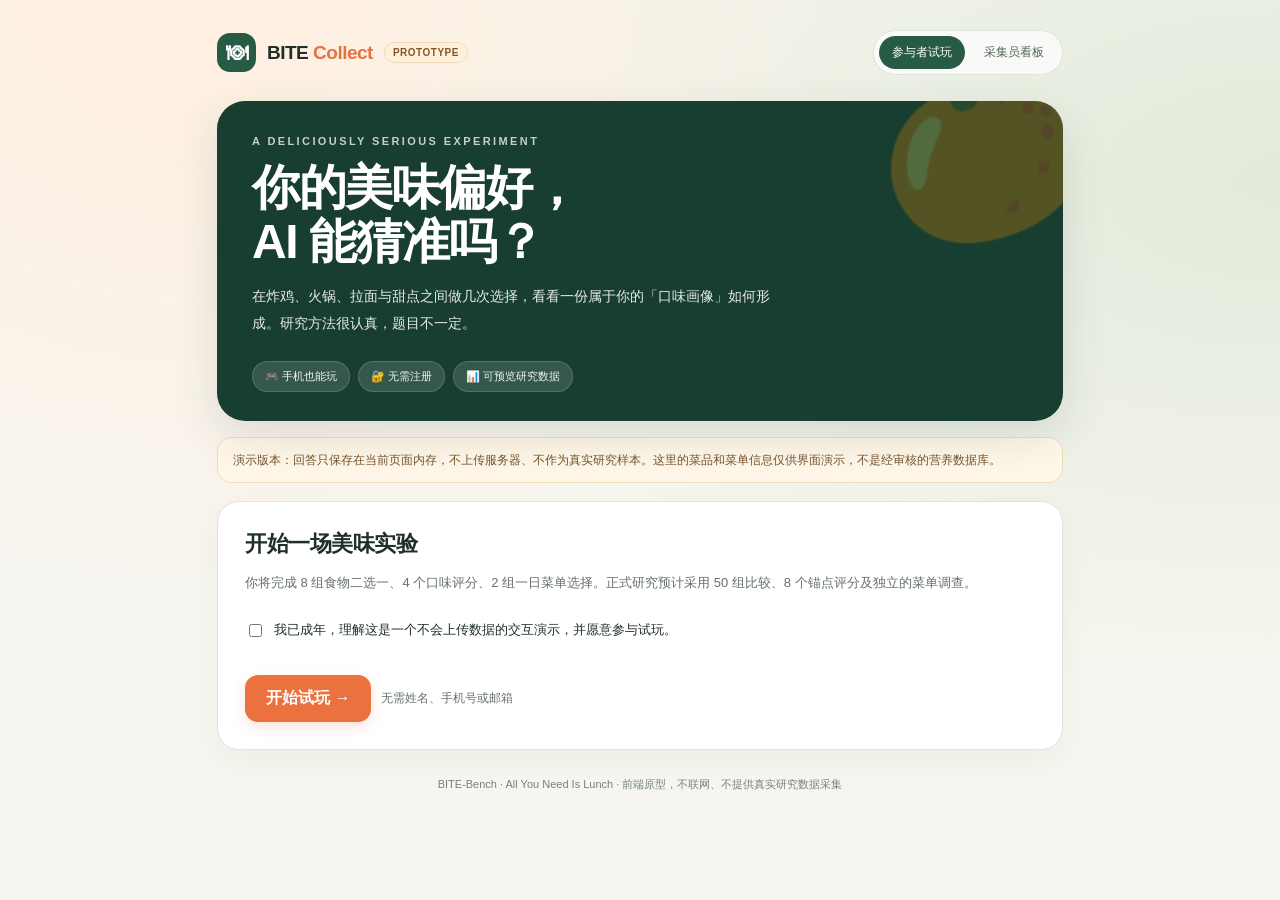
<file: bite_collect_preview/index.html>
<!doctype html>
<html lang="zh-CN">
<head>
<meta charset="utf-8" />
<meta name="viewport" content="width=device-width, initial-scale=1" />
<meta name="theme-color" content="#f8f7f1" />
<title>BITE Collect — 美味偏好小游戏（演示版）</title>
<style>
:root{color-scheme:light;--bg:#f7f5ef;--ink:#203028;--muted:#66716b;--line:#e0e5db;--orange:#eb713f;--green:#275b46;--lightgreen:#eaf1e7;--surface:#fff;--radius:22px}
*{box-sizing:border-box}body{font-family:Inter,-apple-system,BlinkMacSystemFont,"PingFang SC","Microsoft YaHei",Arial,sans-serif;background:radial-gradient(ellipse at 15% 0%,#ffefe0 0,transparent 45%),radial-gradient(ellipse at 100% 20%,#e2ebdb 0,transparent 50%),var(--bg);color:var(--ink);margin:0;min-height:100vh}button,input{font:inherit}button{cursor:pointer}.shell{max-width:890px;margin:auto;padding:24px 22px 58px}.top{display:flex;align-items:center;justify-content:space-between;gap:16px;padding:6px 0 26px}.brand{display:flex;align-items:center;gap:11px;font-weight:900;font-size:19px;letter-spacing:-.5px}.mark{width:39px;height:39px;background:#275b46;color:white;border-radius:13px;display:grid;place-items:center;font-size:22px}.beta{font-size:10px;padding:4px 8px;border-radius:50px;color:#84552a;background:#fff0db;border:1px solid #f0d9b9;letter-spacing:.5px}.nav{display:flex;gap:6px;background:#ffffffbb;padding:5px;border-radius:50px;border:1px solid var(--line)}.nav button{background:transparent;border:0;border-radius:50px;color:#53645b;padding:8px 13px;font-size:12px}.nav button.active{background:var(--green);color:white}.hero{padding:34px 35px 29px;border-radius:28px;background:#183e31;color:white;position:relative;overflow:hidden;box-shadow:0 17px 46px #243d2f20}.hero:after{content:'🍊';font-size:175px;position:absolute;right:-25px;top:-60px;opacity:.26;transform:rotate(-20deg);pointer-events:none}.eyebrow{font-size:11px;font-weight:800;letter-spacing:2.4px;text-transform:uppercase;opacity:.75}.hero h1{font-size:clamp(30px,5.5vw,48px);line-height:1.13;letter-spacing:-1.4px;margin:14px 0}.hero p{font-size:14px;line-height:1.9;color:#e6eae5;max-width:530px}.hero>*{position:relative;z-index:1}.pills{display:flex;gap:8px;flex-wrap:wrap;margin-top:24px}.pill{padding:7px 12px;font-size:11px;border-radius:50px;background:#ffffff22;border:1px solid #ffffff28;color:#ebf6ee}.notice{background:#fff7e9;color:#78552e;border:1px solid #f4dbb8;border-radius:14px;padding:12px 15px;font-size:12px;line-height:1.7;margin:16px 0}.pane{background:var(--surface);border:1px solid #e1e5dc;box-shadow:0 10px 28px #2840300c;border-radius:var(--radius);padding:27px;margin-top:18px}.pane h2{font-size:22px;letter-spacing:-.45px;margin:0 0 8px}.sub{font-size:13px;color:var(--muted);line-height:1.7}.primary{border:0;background:var(--orange);color:white;font-weight:800;border-radius:13px;padding:13px 21px;box-shadow:0 5px 13px #ec744632}.primary:hover{filter:brightness(.95)}.secondary{border:1px solid #cddbd2;background:white;color:var(--green);font-weight:750;border-radius:13px;padding:12px 17px}.linkish{border:0;background:none;color:#57735c;font-size:13px;text-decoration:underline}.actions{display:flex;align-items:center;gap:10px;flex-wrap:wrap;margin-top:22px}.choices{display:grid;grid-template-columns:1fr 1fr;gap:14px;margin-top:20px}.food{background:#fafbf8;border:1px solid #e0e6dc;border-radius:20px;padding:20px;display:flex;flex-direction:column;align-items:center;text-align:center;gap:7px;min-height:214px;transition:.14s}.food:hover,.food:focus-visible{outline:0;border-color:var(--orange);box-shadow:0 8px 18px #db714020;transform:translateY(-2px)}.emoji{font-size:68px;line-height:1.3;padding:6px}.food strong{font-size:18px}.food span.desc{font-size:12px;color:var(--muted)}.food .pick{color:var(--orange);font-size:12px;font-weight:800;margin-top:auto}.progress{height:8px;overflow:hidden;border-radius:20px;background:#edf0e8;margin:13px 0 20px}.bar{height:100%;width:0;background:linear-gradient(90deg,#e9a15a,#e66f43);border-radius:20px;transition:width .2s}.between{display:flex;justify-content:space-between;gap:10px;align-items:center}.small{font-size:12px;color:var(--muted)}.tag{display:inline-flex;align-items:center;gap:4px;color:#246d4a;background:#eaf4ed;font-weight:800;font-size:11px;border-radius:50px;padding:5px 10px}.alt{display:flex;gap:10px;margin-top:12px;justify-content:center;flex-wrap:wrap}.alt button{border:1px solid #dce3da;background:white;color:#56675b;padding:10px 13px;border-radius:10px;font-size:12px}.rate{display:flex;justify-content:space-between;gap:5px;margin:24px 0 5px;flex-wrap:wrap}.rate button{border:1px solid #d4dfd4;background:#f4f7f1;color:#2c5840;border-radius:11px;padding:12px 0;flex:1 0 7%;min-width:34px;font-weight:800}.rate button:hover{background:#2a654b;color:white}.menuGrid{display:grid;grid-template-columns:1fr 1fr;gap:12px;margin-top:18px}.menu{border:1px solid #e1e8dd;padding:17px;border-radius:17px;background:#fafbf8}.menu h3{font-size:15px;margin:0 0 10px}.menu p{color:#637067;font-size:12px;line-height:1.9;margin:0}.menu .energy{background:#eaf2ec;border-radius:9px;padding:8px;margin-top:10px;color:#24563c;font-weight:700;font-size:11px}.menu button{width:100%;margin-top:12px}.result{background:#eaf1e7;border-radius:18px;padding:22px;text-align:center;margin:18px 0}.result h3{font-size:27px;letter-spacing:-.7px;margin:7px 0}.result p{font-size:13px;color:#47614e;line-height:1.8}.stats{display:grid;grid-template-columns:repeat(3,1fr);gap:10px;margin:20px 0}.metric{border:1px solid #e0e6de;border-radius:15px;padding:16px;background:#fcfdfa}.metric b{font-size:25px}.metric small{display:block;color:var(--muted);margin-top:4px;font-size:11px}.rows{border-top:1px solid var(--line);margin-top:15px}.item{display:flex;justify-content:space-between;gap:8px;padding:13px 0;border-bottom:1px solid var(--line);font-size:12px}.item span:last-child{color:#607166}.check{display:flex;gap:9px;align-items:flex-start;font-size:13px;line-height:1.7;padding:12px 0}.check input{accent-color:#2f7350;margin-top:5px}.hidden{display:none!important}.footer{text-align:center;margin-top:27px;font-size:11px;color:#73837b}.dashHeader{display:flex;justify-content:space-between;align-items:center;gap:12px}.panelWarning{padding:11px 13px;border-radius:12px;color:#885523;background:#fff4e1;font-size:12px;line-height:1.8}.number{font-feature-settings:'tnum'}@media(max-width:610px){.shell{padding:16px 13px 40px}.top{align-items:flex-start;flex-wrap:wrap;padding-bottom:16px}.nav button{font-size:11px;padding:7px 10px}.hero{padding:25px 22px}.hero h1{font-size:33px}.pane{padding:20px 15px}.food{padding:10px;min-height:190px}.emoji{font-size:56px}.food strong{font-size:15px}.menuGrid{grid-template-columns:1fr}.stats{gap:6px}.metric{padding:13px 9px}.metric b{font-size:20px}}
</style>
</head>
<body>
<div class="shell">
  <header class="top"><div class="brand"><span class="mark">🍽</span><span>BITE <span style="color:#e47240">Collect</span></span><span class="beta">PROTOTYPE</span></div><div class="nav"><button id="tab-play" class="active">参与者试玩</button><button id="tab-admin">采集员看板</button></div></header>
  <main id="play">
    <section class="hero"><div class="eyebrow">A DELICIOUSLY SERIOUS EXPERIMENT</div><h1>你的美味偏好，<br>AI 能猜准吗？</h1><p>在炸鸡、火锅、拉面与甜点之间做几次选择，看看一份属于你的「口味画像」如何形成。研究方法很认真，题目不一定。</p><div class="pills"><span class="pill">🎮 手机也能玩</span><span class="pill">🔐 无需注册</span><span class="pill">📊 可预览研究数据</span></div></section>
    <div class="notice">演示版本：回答只保存在当前页面内存，不上传服务器、不作为真实研究样本。这里的菜品和菜单信息仅供界面演示，不是经审核的营养数据库。</div>
    <section id="intro" class="pane"><h2>开始一场美味实验</h2><p class="sub">你将完成 8 组食物二选一、4 个口味评分、2 组一日菜单选择。正式研究预计采用 50 组比较、8 个锚点评分及独立的菜单调查。</p><label class="check"><input type="checkbox" id="confirmAdult">我已成年，理解这是一个不会上传数据的交互演示，并愿意参与试玩。</label><div class="actions"><button class="primary" id="start">开始试玩 →</button><span class="small">无需姓名、手机号或邮箱</span></div></section>
    <section id="question" class="pane hidden" aria-live="polite"><div class="between"><span class="tag" id="step-tag">TASTE · 美味偏好</span><span class="small" id="count">第 1 / 14 步</span></div><div class="progress"><div class="bar" id="bar"></div></div><h2 id="prompt">今天你更想吃哪种？</h2><p id="hint" class="sub">单纯考虑预期好吃程度，不考虑价格、热量和健康。</p><div id="question-content"></div><div class="actions"><button class="linkish" id="quit">退出并清空本次答题</button></div></section>
    <section id="finished" class="pane hidden"><span class="tag">RESULT · 你的美食人格</span><div class="result"><div style="font-size:42px">🏆</div><h3 id="personality">美味探险家</h3><p id="analysis">你偏好的食物将显示在这里。</p></div><div class="stats"><div class="metric"><b id="stat-pairs">0</b><small>食物选择</small></div><div class="metric"><b id="stat-ratings">0</b><small>锚点评分</small></div><div class="metric"><b id="stat-menus">0</b><small>菜单判断</small></div></div><p class="sub">这是根据本次选择规则生成的娱乐性画像，不代表训练好的 TasteNet 模型，也不提供营养或医学建议。</p><div class="actions"><button class="primary" id="export">导出本次演示 JSON</button><button class="secondary" id="restart">重新开始</button></div></section>
  </main>
  <main id="admin" class="hidden"><section class="hero"><div class="eyebrow">COLLECTION COORDINATOR</div><h1>数据采集员<br>演示看板</h1><p>真正的协作者不需要学习 AI，也不应该看到每位参与者的具体偏好；他们只需要了解招募、完成率、反馈和异常。</p></section><section class="pane"><div class="dashHeader"><h2>当前设备演示会话</h2><span class="tag">LOCAL DEMO</span></div><div class="panelWarning">这里展示的只是当前页面的本地试玩进度，并非所有参与者的统计。真实后台需要单独部署、管理员认证、数据权限控制与安全存储。</div><div class="stats"><div class="metric"><b id="admin-sessions">0</b><small>本次启动</small></div><div class="metric"><b id="admin-answers">0</b><small>本次答案</small></div><div class="metric"><b id="admin-completed">0</b><small>本次完成</small></div></div><h2 style="font-size:16px">真正上线后建议提供</h2><div class="rows"><div class="item"><span>📎 招募链接 / 渠道邀请码</span><span>待部署</span></div><div class="item"><span>📈 采集进度与完成率</span><span>待部署</span></div><div class="item"><span>🧪 有效样本与异常提示</span><span>待部署</span></div><div class="item"><span>🗂 数据版本与同意记录</span><span>待部署</span></div><div class="item"><span>🔐 匿名化导出 / 撤回流程</span><span>待部署</span></div></div><div class="actions"><button class="secondary" id="backToGame">返回小游戏</button></div></section></main>
  <footer class="footer">BITE-Bench · All You Need Is Lunch · 前端原型，不联网、不提供真实研究数据采集</footer>
</div>
<script>
(()=>{'use strict';
const foods={chicken:{name:'香酥炸鸡',emoji:'🍗',detail:'标准份量示例'},broccoli:{name:'蒜蓉西兰花',emoji:'🥦',detail:'标准份量示例'},noodles:{name:'牛肉拉面',emoji:'🍜',detail:'标准份量示例'},pizza:{name:'芝士披萨',emoji:'🍕',detail:'标准份量示例'},sushi:{name:'寿司拼盘',emoji:'🍣',detail:'标准份量示例'},burger:{name:'牛肉汉堡',emoji:'🍔',detail:'标准份量示例'},strawberry:{name:'草莓',emoji:'🍓',detail:'标准份量示例'},icecream:{name:'冰淇淋',emoji:'🍦',detail:'标准份量示例'},dumplings:{name:'饺子',emoji:'🥟',detail:'标准份量示例'},salad:{name:'蔬菜沙拉',emoji:'🥗',detail:'标准份量示例'},cake:{name:'蛋糕',emoji:'🍰',detail:'标准份量示例'},rice:{name:'蛋炒饭',emoji:'🍚',detail:'标准份量示例'}};
const pairs=[['chicken','broccoli'],['noodles','pizza'],['strawberry','icecream'],['burger','sushi'],['dumplings','salad'],['cake','rice'],['chicken','pizza'],['sushi','noodles']];const anchors=['chicken','broccoli','noodles','icecream'];const menus=[{name:'方案 A · 快乐快餐日',items:'早餐：蛋糕与牛奶；午餐：汉堡与薯条；晚餐：炸鸡与米饭',energy:'演示数据：不展示真实热量'},{name:'方案 B · 清爽均衡日',items:'早餐：燕麦与水果；午餐：鸡肉米饭与蔬菜；晚餐：蔬菜汤与鱼肉',energy:'演示数据：不展示真实热量'},{name:'方案 C · 面食爱好者日',items:'早餐：鸡蛋三明治；午餐：牛肉面；晚餐：饺子与蔬菜',energy:'演示数据：营养值未经审核'},{name:'方案 D · 多样化组合日',items:'早餐：全麦面包与水果；午餐：米饭、肉类、蔬菜；晚餐：寿司与沙拉',energy:'演示数据：营养值未经审核'}];
const $=id=>document.getElementById(id);let started=0;let current=0;let answers=[];const total=pairs.length+anchors.length+2;let done=false;let activeTab='play';
function safe(text){return String(text).replace(/[&<>"']/g,c=>({'&':'&amp;','<':'&lt;','>':'&gt;','"':'&quot;',"'":'&#39;'}[c]));}
function tab(which){activeTab=which;$('play').classList.toggle('hidden',which!=='play');$('admin').classList.toggle('hidden',which!=='admin');$('tab-play').classList.toggle('active',which==='play');$('tab-admin').classList.toggle('active',which==='admin');refreshAdmin();}
function reset(){current=0;answers=[];done=false;$('intro').classList.remove('hidden');$('question').classList.add('hidden');$('finished').classList.add('hidden');$('confirmAdult').checked=false;refreshAdmin();}
function begin(){if(!$('confirmAdult').checked){alert('请先阅读并勾选演示说明');return;}started++;current=0;answers=[];done=false;$('intro').classList.add('hidden');$('question').classList.remove('hidden');$('finished').classList.add('hidden');render();}
function foodCard(id,value){const f=foods[id];return `<button type="button" class="food" data-choice="${safe(value)}" aria-label="选择${safe(f.name)}"><span class="emoji">${f.emoji}</span><strong>${safe(f.name)}</strong><span class="desc">${safe(f.detail)}</span><span class="pick">选这个 →</span></button>`;}
function render(){if(current>=total){finish();return;}$('count').textContent=`第 ${current+1} / ${total} 步`;$('bar').style.width=`${Math.floor(current/total*100)}%`;const c=$('question-content');
if(current<pairs.length){const [a,b]=pairs[current];$('step-tag').textContent='STAGE A · 美味二选一';$('prompt').textContent='单纯考虑好吃，你更想吃哪种？';$('hint').textContent='不考虑热量、健康、价格。没吃过的食物也可以跳过。';c.innerHTML=`<div class="choices">${foodCard(a,a)}${foodCard(b,b)}</div><div class="alt"><button data-choice="tie">差不多</button><button data-choice="skip">没吃过 / 无法判断</button></div>`;}
else if(current<pairs.length+anchors.length){let id=anchors[current-pairs.length];$('step-tag').textContent='STAGE A · 美味评分';$('prompt').textContent=`你觉得「${foods[id].name}」有多好吃？`;$('hint').textContent='0 = 一点也不想吃，10 = 非常想吃。评的是预期美味。';c.innerHTML=`<div style="text-align:center;margin-top:20px;font-size:86px">${foods[id].emoji}</div><div class="rate">${Array.from({length:11},(_,i)=>`<button data-choice="${i}">${i}</button>`).join('')}</div><div class="alt"><button data-choice="skip">不了解 / 跳过</button></div>`;}
else {const m=current-(pairs.length+anchors.length);const group=menus.slice(m*2,m*2+2);const visible=m===1;$('step-tag').textContent='STAGE B · 饮食方案';$('prompt').textContent=visible?'考虑营养信息后，你更愿意选哪种日菜单？':'单看菜品内容，你更愿意选哪种日菜单？';$('hint').textContent='以下菜单只是未经营养审核的界面演示，不构成饮食建议。';c.innerHTML=`<div class="menuGrid">${group.map((o,i)=>`<div class="menu"><h3>${safe(o.name)}</h3><p>${safe(o.items)}</p>${visible?`<div class="energy">${safe(o.energy)}</div>`:''}<button class="secondary" data-choice="${i===0?'A':'B'}">我更愿意选这套</button></div>`).join('')}</div><div class="alt"><button data-choice="tie">两种都可以</button><button data-choice="skip">无法判断</button></div>`;}}
function choose(value){const question_type=current<pairs.length?'pairwise_taste':current<pairs.length+anchors.length?'taste_anchor':'menu_preference';let question_id,items;if(question_type==='pairwise_taste'){items=pairs[current];question_id='demo_pair_'+current;}else if(question_type==='taste_anchor'){items=[anchors[current-pairs.length]];question_id='demo_anchor_'+(current-pairs.length);}else{items=[menus[(current-pairs.length-anchors.length)*2].name,menus[(current-pairs.length-anchors.length)*2+1].name];question_id='demo_menu_'+(current-pairs.length-anchors.length);}answers.push({question_id,question_type,items,answer:value,displayed_nutrition:question_type==='menu_preference'&&question_id==='demo_menu_1',demo_only:true,research_eligible:false});current++;render();refreshAdmin();}
function finish(){done=true;$('question').classList.add('hidden');$('finished').classList.remove('hidden');const taste=answers.filter(a=>a.question_type==='pairwise_taste');const counted={};for(const a of taste){if(a.answer!=='tie'&&a.answer!=='skip')counted[a.answer]=(counted[a.answer]||0)+1;}const top=Object.entries(counted).sort((a,b)=>b[1]-a[1])[0];$('personality').textContent=top?'美味探险家 · '+foods[top[0]].name+'派':'自由选择派';$('analysis').textContent=top?`你在这个简短演示中多次选择了「${foods[top[0]].name}」。真实 TasteNet 需要更多参与者、更丰富的比较及独立测试，才能可靠预测个人口味。`:'你没有形成明显的单一食物倾向；真正的模型需要更多比较才能判断。';$('stat-pairs').textContent=taste.length;$('stat-ratings').textContent=answers.filter(a=>a.question_type==='taste_anchor').length;$('stat-menus').textContent=answers.filter(a=>a.question_type==='menu_preference').length;refreshAdmin();}
function refreshAdmin(){$('admin-sessions').textContent=started;$('admin-answers').textContent=answers.length;$('admin-completed').textContent=done?1:0;}
function exportData(){const data={app:'BITE Collect',version:'0.1-demo',demo_only:true,research_eligible:false,participant_id:null,consent_for_real_research:false,answers};const blob=new Blob([JSON.stringify(data,null,2)],{type:'application/json;charset=utf-8'});const url=URL.createObjectURL(blob);const a=document.createElement('a');a.href=url;a.download='bite-collect-demo.json';a.click();setTimeout(()=>URL.revokeObjectURL(url),1000);}
$('tab-play').addEventListener('click',()=>tab('play'));$('tab-admin').addEventListener('click',()=>tab('admin'));$('backToGame').addEventListener('click',()=>tab('play'));$('start').addEventListener('click',begin);$('restart').addEventListener('click',reset);$('quit').addEventListener('click',()=>{if(confirm('退出并清空当前页面的回答？'))reset();});$('export').addEventListener('click',exportData);$('question-content').addEventListener('click',e=>{const b=e.target.closest('[data-choice]');if(b)choose(b.dataset.choice);});refreshAdmin();
})();
</script>
</body>
</html>
</file>
